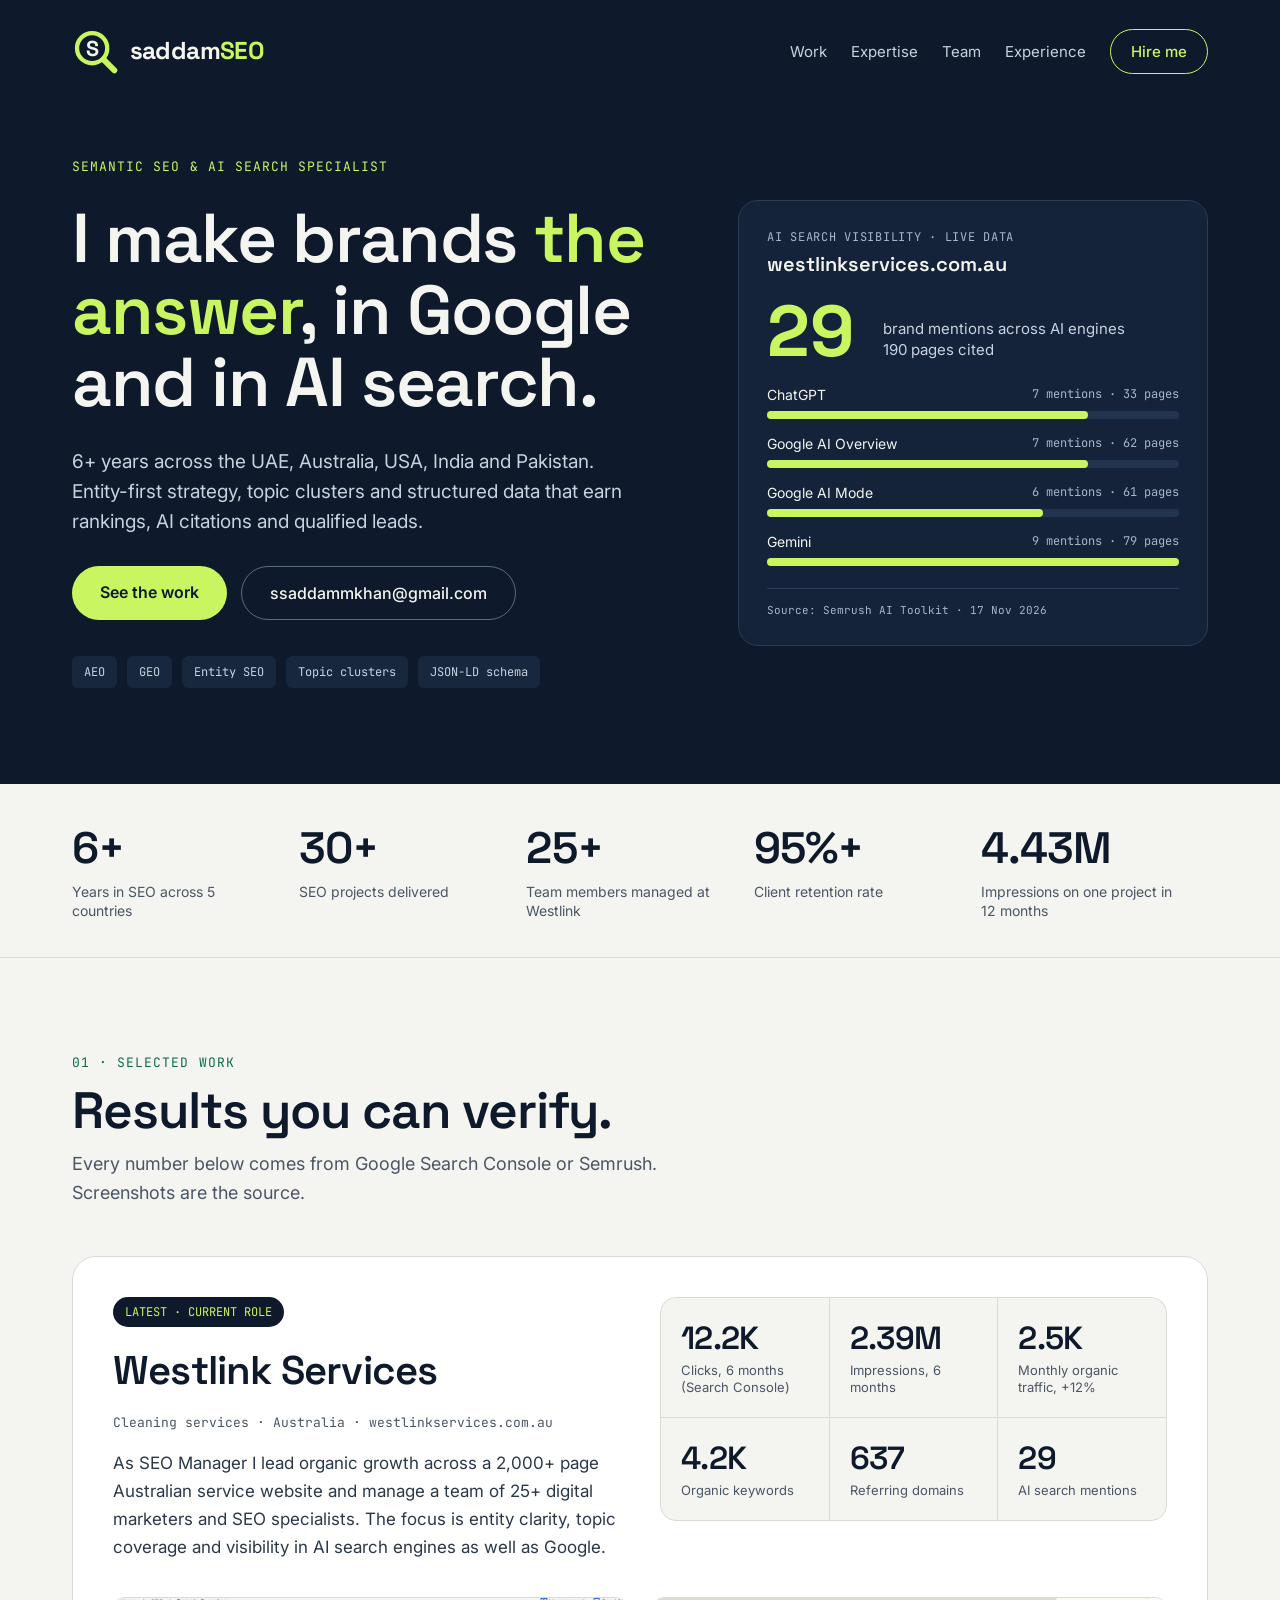
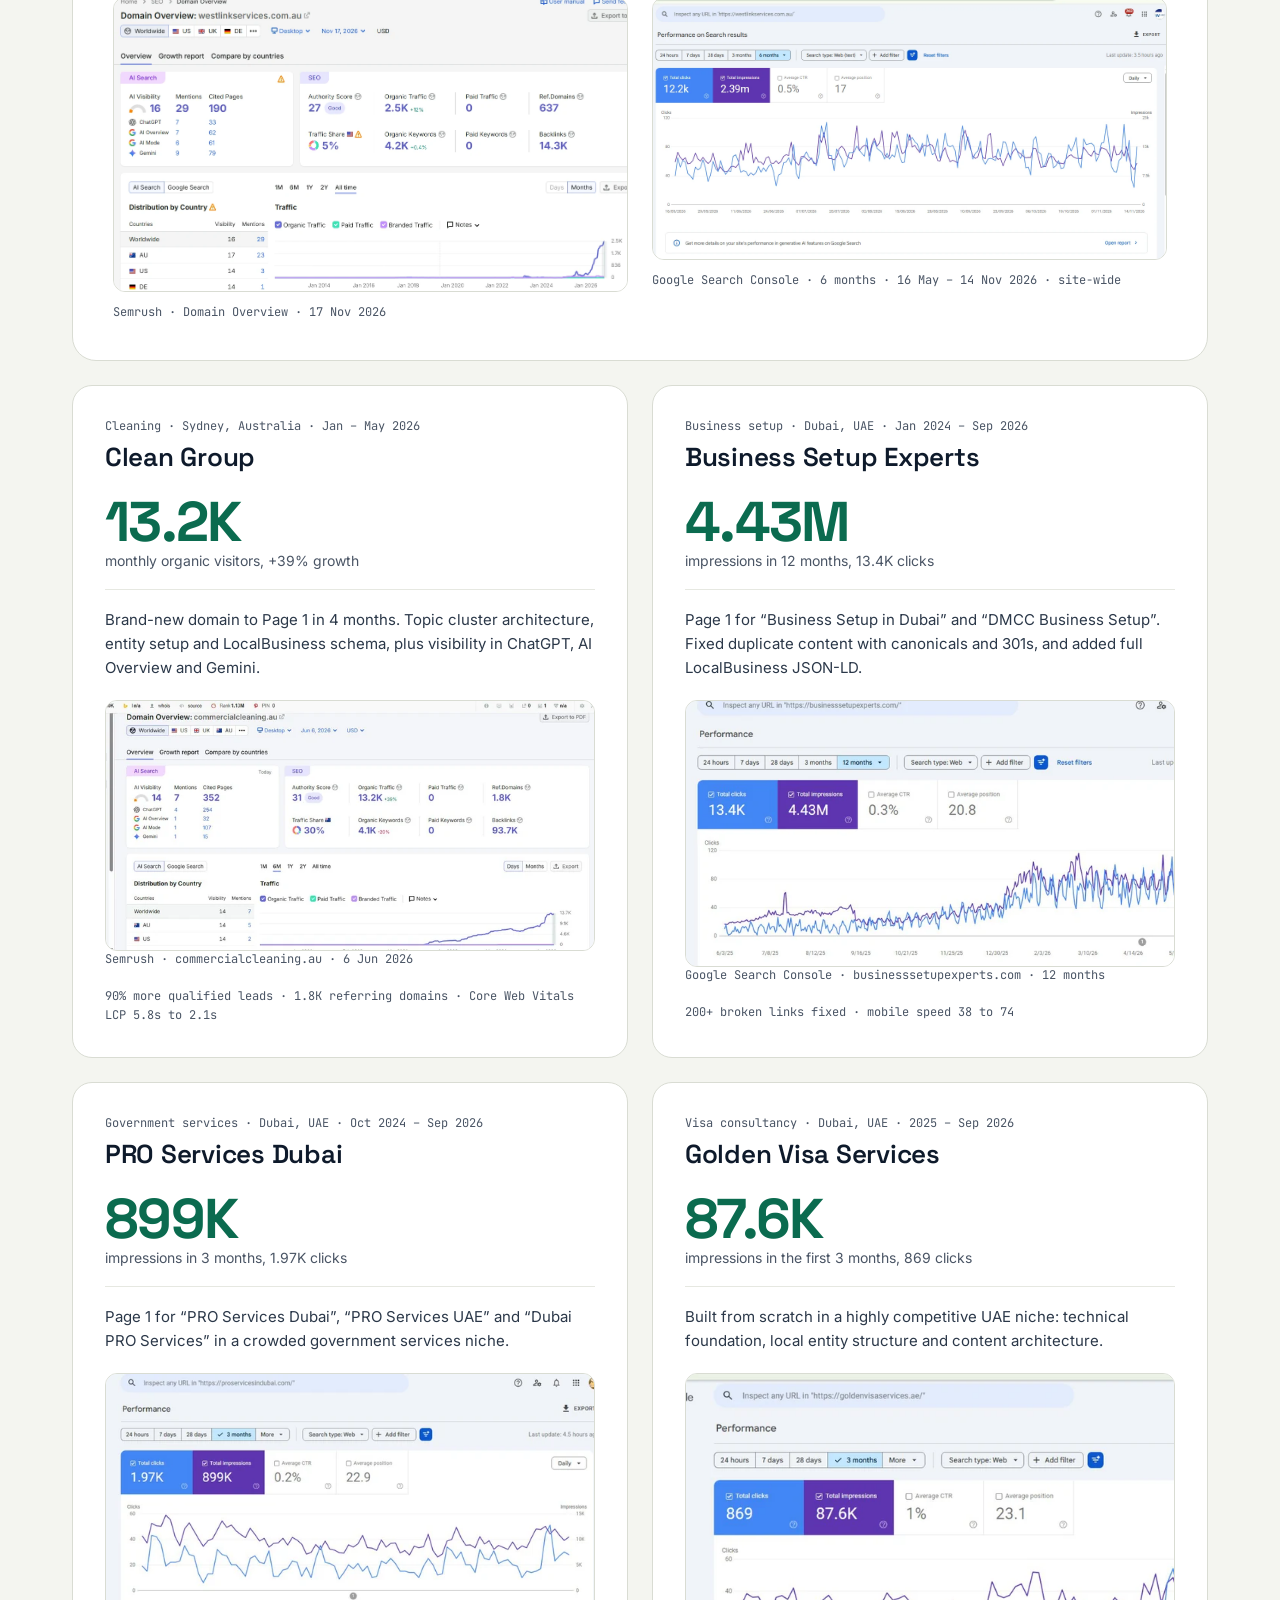
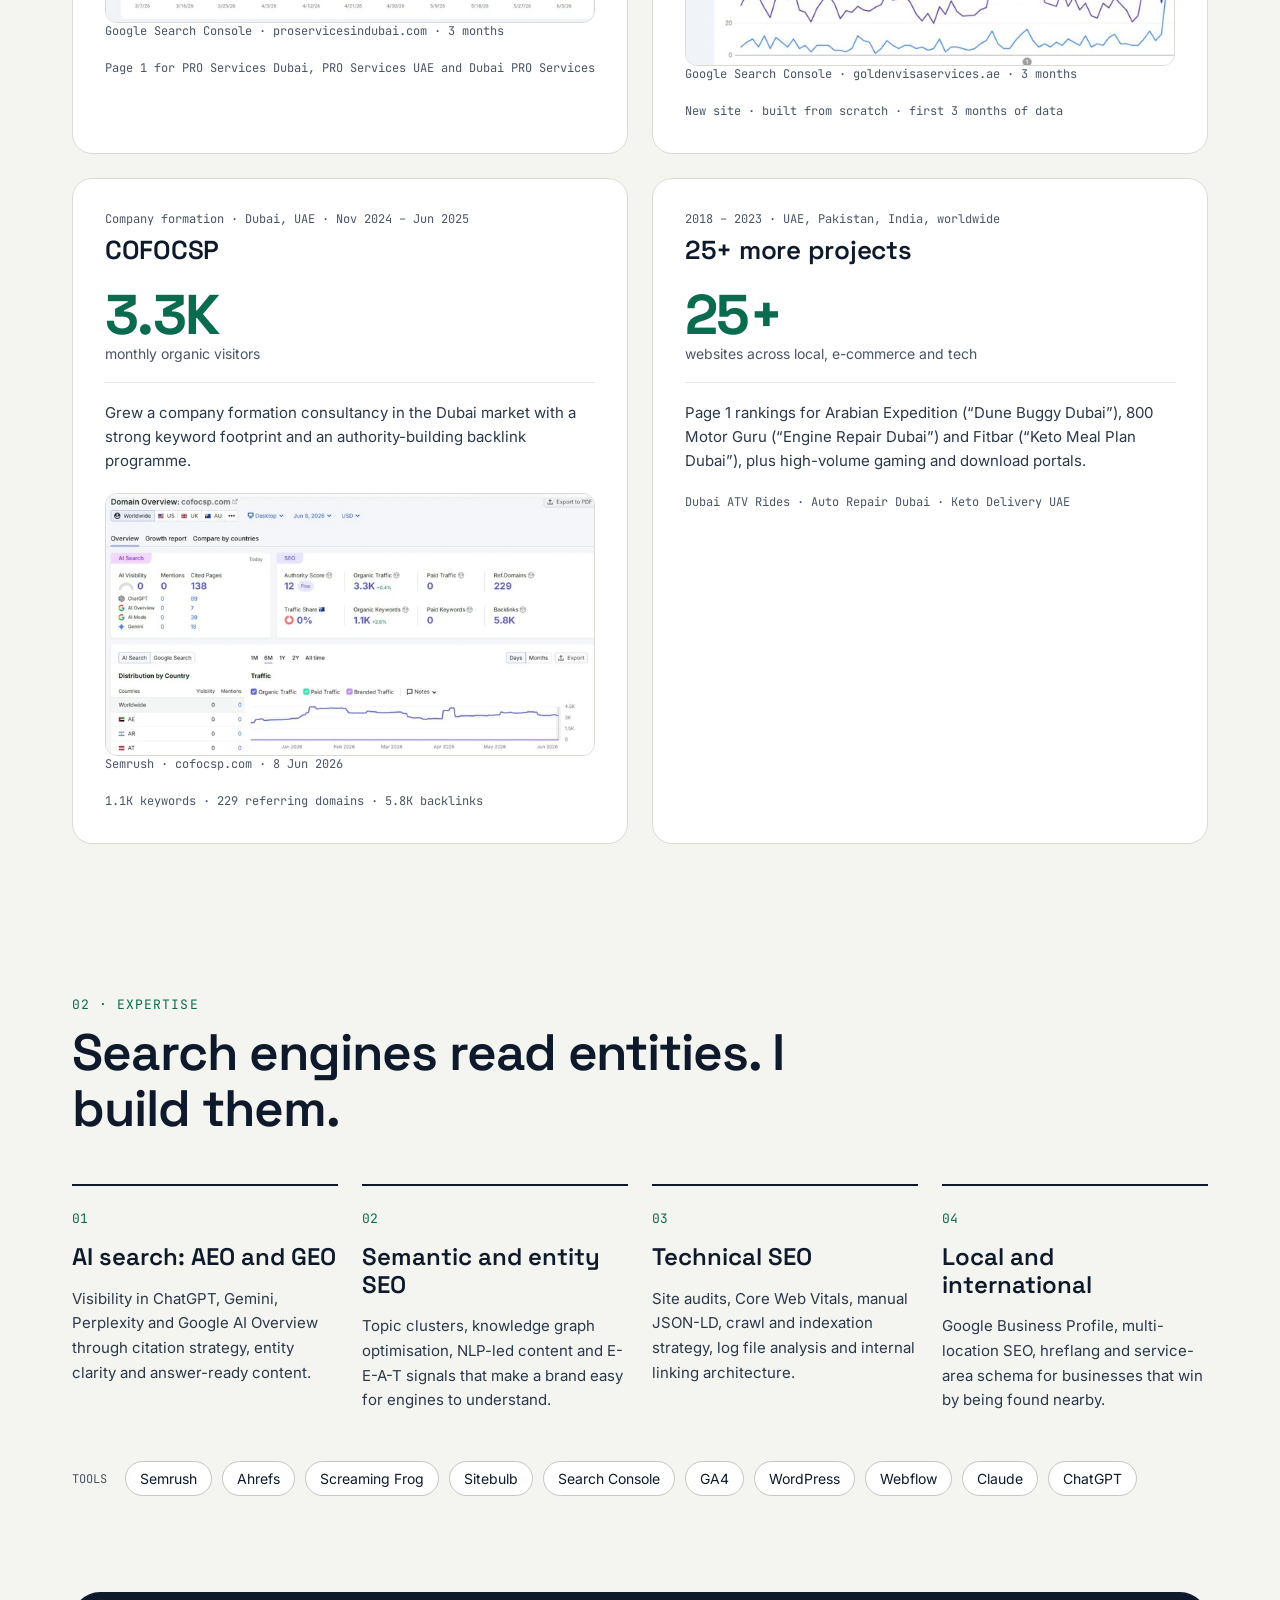
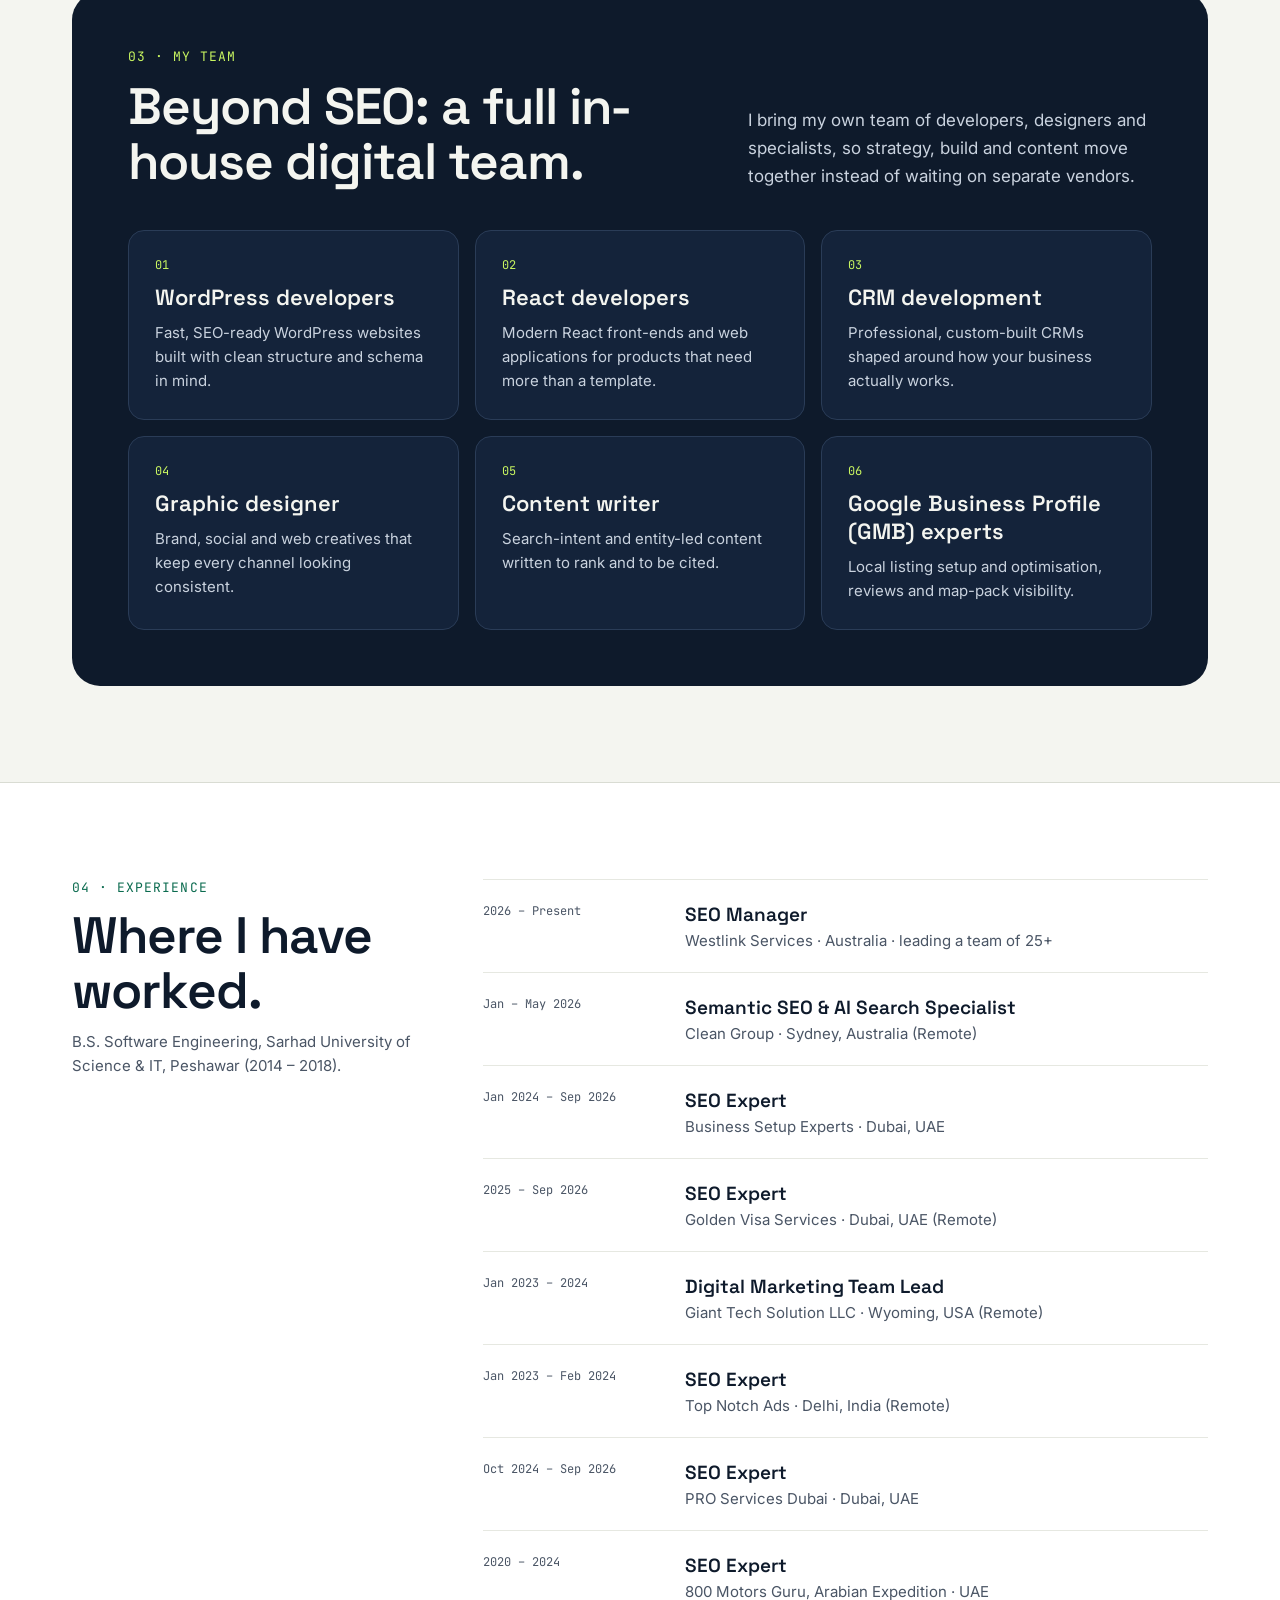
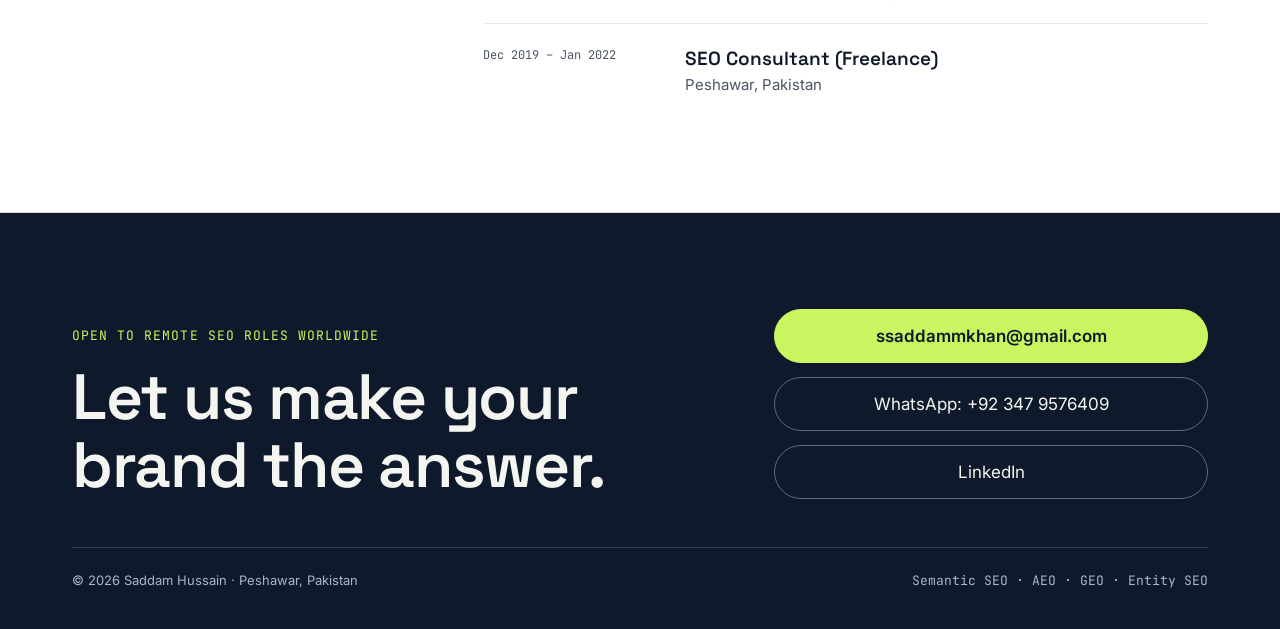
<file: index.html>
<!doctype html>
<html lang="en">
<head>
<meta charset="utf-8">
<meta name="viewport" content="width=device-width, initial-scale=1">
<title>Saddam Hussain | Semantic SEO &amp; AI Search Specialist (AEO, GEO, Entity SEO)</title>
<meta name="description" content="Semantic SEO &amp; AI Search specialist with 6+ years across the UAE, Australia, USA, India and Pakistan. Entity SEO, AEO, GEO and technical SEO with verified results.">
<link rel="canonical" href="https://saddamseo.github.io/">
<meta name="robots" content="index, follow, max-image-preview:large">
<meta name="author" content="Saddam Hussain">
<meta name="theme-color" content="#0E1A2B">
<meta property="og:type" content="profile">
<meta property="og:title" content="Saddam Hussain | Semantic SEO &amp; AI Search Specialist (AEO, GEO, Entity SEO)">
<meta property="og:description" content="Semantic SEO &amp; AI Search specialist with 6+ years across the UAE, Australia, USA, India and Pakistan. Entity SEO, AEO, GEO and technical SEO with verified results.">
<meta property="og:url" content="https://saddamseo.github.io/">
<meta property="og:site_name" content="saddamSEO">
<meta property="og:image" content="https://saddamseo.github.io/assets/westlink-semrush.webp">
<meta name="twitter:card" content="summary_large_image">
<link rel="icon" href="favicon.svg" type="image/svg+xml">
<link rel="apple-touch-icon" href="apple-touch-icon.png">
<link rel="preconnect" href="https://fonts.googleapis.com">
<link rel="preconnect" href="https://fonts.gstatic.com" crossorigin>
<link href="https://fonts.googleapis.com/css2?family=Inter:wght@400;500;600&family=JetBrains+Mono:wght@500&family=Space+Grotesk:wght@500;600;700&display=swap" rel="stylesheet">
<link rel="stylesheet" href="style.css?v=0429ca90">
<script type="application/ld+json">
{
  "@context": "https://schema.org",
  "@graph": [
    {
      "@type": "WebSite",
      "@id": "https://saddamseo.github.io/#website",
      "url": "https://saddamseo.github.io/",
      "name": "saddamSEO",
      "alternateName": "Saddam Hussain",
      "inLanguage": "en",
      "publisher": {
        "@id": "https://saddamseo.github.io/#person"
      }
    },
    {
      "@type": "ProfilePage",
      "@id": "https://saddamseo.github.io/#profilepage",
      "url": "https://saddamseo.github.io/",
      "name": "Saddam Hussain | Semantic SEO & AI Search Specialist (AEO, GEO, Entity SEO)",
      "description": "Semantic SEO & AI Search specialist with 6+ years across the UAE, Australia, USA, India and Pakistan. Entity SEO, AEO, GEO and technical SEO with verified results.",
      "isPartOf": {
        "@id": "https://saddamseo.github.io/#website"
      },
      "mainEntity": {
        "@id": "https://saddamseo.github.io/#person"
      },
      "inLanguage": "en"
    },
    {
      "@type": "Person",
      "@id": "https://saddamseo.github.io/#person",
      "name": "Saddam Hussain",
      "alternateName": "saddamSEO",
      "url": "https://saddamseo.github.io/",
      "jobTitle": "Semantic SEO & AI Search Specialist",
      "description": "Semantic SEO & AI Search specialist with 6+ years across the UAE, Australia, USA, India and Pakistan. Entity SEO, AEO, GEO and technical SEO with verified results.",
      "email": "mailto:ssaddammkhan@gmail.com",
      "address": {
        "@type": "PostalAddress",
        "addressLocality": "Peshawar",
        "addressCountry": "PK"
      },
      "sameAs": [
        "https://www.linkedin.com/in/saddam-khan-97a681265"
      ],
      "worksFor": {
        "@type": "Organization",
        "name": "Westlink Services",
        "url": "https://westlinkservices.com.au/"
      },
      "alumniOf": {
        "@type": "CollegeOrUniversity",
        "name": "Sarhad University of Science & Information Technology"
      },
      "knowsAbout": [
        "Semantic SEO",
        "Entity SEO",
        "Answer Engine Optimization",
        "Generative Engine Optimization",
        "Technical SEO",
        "Local SEO",
        "Topic clusters",
        "Schema markup",
        "Core Web Vitals",
        "Google Business Profile"
      ]
    }
  ]
}
</script>
</head>
<body>
<a class="skip" href="#main">Skip to content</a>
<header class="hero">
<div class="wrap">
<nav class="top" aria-label="Primary">
<a class="brand" href="#top" aria-label="saddamSEO, home"><svg viewBox="0 0 280 64" aria-hidden="true" focusable="false" xmlns="http://www.w3.org/2000/svg"><circle cx="28" cy="28" r="21" fill="none" stroke="#C8F560" stroke-width="6"/><line x1="44" y1="44" x2="59" y2="59" stroke="#C8F560" stroke-width="8" stroke-linecap="round"/><text x="28" y="39" text-anchor="middle" font-family="'Space Grotesk',sans-serif" font-weight="700" font-size="30" fill="#F4F5F0">S</text><text x="80" y="43" font-family="'Space Grotesk',sans-serif" font-weight="700" font-size="34" letter-spacing="-0.8" fill="#F4F5F0">saddam<tspan fill="#C8F560">SEO</tspan></text></svg></a>
<div class="links"><a href="#work">Work</a><a href="#expertise">Expertise</a><a href="#team">Team</a><a href="#experience">Experience</a><a class="pill" href="mailto:ssaddammkhan@gmail.com">Hire me</a></div>
</nav>
<div class="hero-grid" id="top">
<div class="hero-l">
<p class="eyebrow mono">Semantic SEO &amp; AI Search Specialist</p>
<h1>I make brands <span>the answer</span>, in Google and in AI search.</h1>
<p class="lead">6+ years across the UAE, Australia, USA, India and Pakistan. Entity-first strategy, topic clusters and structured data that earn rankings, AI citations and qualified leads.</p>
<div class="btns"><a class="btn lime" href="#work">See the work</a><a class="btn ghost" href="mailto:ssaddammkhan@gmail.com">ssaddammkhan@gmail.com</a></div>
<ul class="chips"><li>AEO</li><li>GEO</li><li>Entity SEO</li><li>Topic clusters</li><li>JSON-LD schema</li></ul>
</div>
<aside class="aicard" aria-label="AI search visibility data for westlinkservices.com.au">
<div><div class="lab">AI search visibility · live data</div><div class="dom">westlinkservices.com.au</div></div>
<div class="bignum"><strong>29</strong><span>brand mentions across AI engines<br>190 pages cited</span></div>
<ul class="bars">
<li><div class="row"><span>ChatGPT</span><span>7 mentions · 33 pages</span></div><div class="track"><div class="fill" style="width:78%"></div></div></li>
<li><div class="row"><span>Google AI Overview</span><span>7 mentions · 62 pages</span></div><div class="track"><div class="fill" style="width:78%"></div></div></li>
<li><div class="row"><span>Google AI Mode</span><span>6 mentions · 61 pages</span></div><div class="track"><div class="fill" style="width:67%"></div></div></li>
<li><div class="row"><span>Gemini</span><span>9 mentions · 79 pages</span></div><div class="track"><div class="fill" style="width:100%"></div></div></li>
</ul>
<div class="src">Source: Semrush AI Toolkit · 17 Nov 2026</div>
</aside>
</div>
</div>
</header>
<main id="main">
<section class="stats" aria-label="Key numbers"><ul>
<li><strong>6+</strong><span>Years in SEO across 5 countries</span></li>
<li><strong>30+</strong><span>SEO projects delivered</span></li>
<li><strong>25+</strong><span>Team members managed at Westlink</span></li>
<li><strong>95%+</strong><span>Client retention rate</span></li>
<li><strong>4.43M</strong><span>Impressions on one project in 12 months</span></li>
</ul></section>
<section id="work" class="pad" aria-labelledby="work-h"><div class="wrap">
<div class="head"><p class="eyebrow">01 · Selected work</p><h2 class="h2" id="work-h">Results you can verify.</h2><p>Every number below comes from Google Search Console or Semrush. Screenshots are the source.</p></div>
<article class="feature">
<div class="top">
<div class="txt"><span class="tag">LATEST · CURRENT ROLE</span><h3>Westlink Services</h3>
<p class="sub">Cleaning services · Australia · westlinkservices.com.au</p>
<p class="d">As SEO Manager I lead organic growth across a 2,000+ page Australian service website and manage a team of 25+ digital marketers and SEO specialists. The focus is entity clarity, topic coverage and visibility in AI search engines as well as Google.</p></div>
<div class="metrics">
<div><strong>12.2K</strong><span>Clicks, 6 months (Search Console)</span></div>
<div><strong>2.39M</strong><span>Impressions, 6 months</span></div>
<div><strong>2.5K</strong><span>Monthly organic traffic, +12%</span></div>
<div><strong>4.2K</strong><span>Organic keywords</span></div>
<div><strong>637</strong><span>Referring domains</span></div>
<div><strong>29</strong><span>AI search mentions</span></div>
</div></div>
<div class="shots">
<figure><img src="assets/westlink-semrush.webp" width="1197" height="684" loading="lazy" alt="Semrush domain overview for westlinkservices.com.au showing AI visibility, organic traffic, keywords and referring domains"><figcaption>Semrush · Domain Overview · 17 Nov 2026</figcaption></figure>
<figure><img src="assets/westlink-gsc.webp" width="1294" height="658" loading="lazy" alt="Google Search Console performance for westlinkservices.com.au showing 12.2K clicks and 2.39M impressions over 6 months"><figcaption>Google Search Console · 6 months · 16 May – 14 Nov 2026 · site-wide</figcaption></figure>
</div>
</article>
<div class="cases">
<article class="case"><div><p class="mono" style="font-size:12px;color:var(--muted)">Cleaning · Sydney, Australia · Jan – May 2026</p><h3>Clean Group</h3></div>
<div><div class="big">13.2K</div><div class="bl">monthly organic visitors, +39% growth</div></div>
<p class="note">Brand-new domain to Page 1 in 4 months. Topic cluster architecture, entity setup and LocalBusiness schema, plus visibility in ChatGPT, AI Overview and Gemini.</p>
<figure><img src="assets/clean-group-semrush.webp" width="750" height="382" loading="lazy" alt="Semrush domain overview for commercialcleaning.au showing 13.2K organic traffic, 1.8K referring domains and AI search visibility"><figcaption>Semrush · commercialcleaning.au · 6 Jun 2026</figcaption></figure>
<p class="facts">90% more qualified leads · 1.8K referring domains · Core Web Vitals LCP 5.8s to 2.1s</p></article>
<article class="case"><div><p class="mono" style="font-size:12px;color:var(--muted)">Business setup · Dubai, UAE · Jan 2024 – Sep 2026</p><h3>Business Setup Experts</h3></div>
<div><div class="big">4.43M</div><div class="bl">impressions in 12 months, 13.4K clicks</div></div>
<p class="note">Page 1 for “Business Setup in Dubai” and “DMCC Business Setup”. Fixed duplicate content with canonicals and 301s, and added full LocalBusiness JSON-LD.</p>
<figure><img src="assets/business-setup-gsc.webp" width="703" height="382" loading="lazy" alt="Google Search Console for businesssetupexperts.com showing 13.4K clicks and 4.43M impressions over 12 months"><figcaption>Google Search Console · businesssetupexperts.com · 12 months</figcaption></figure>
<p class="facts">200+ broken links fixed · mobile speed 38 to 74</p></article>
<article class="case"><div><p class="mono" style="font-size:12px;color:var(--muted)">Government services · Dubai, UAE · Oct 2024 – Sep 2026</p><h3>PRO Services Dubai</h3></div>
<div><div class="big">899K</div><div class="bl">impressions in 3 months, 1.97K clicks</div></div>
<p class="note">Page 1 for “PRO Services Dubai”, “PRO Services UAE” and “Dubai PRO Services” in a crowded government services niche.</p>
<figure><img src="assets/pro-services-gsc.webp" width="645" height="328" loading="lazy" alt="Google Search Console for proservicesindubai.com showing 1.97K clicks and 899K impressions over 3 months"><figcaption>Google Search Console · proservicesindubai.com · 3 months</figcaption></figure>
<p class="facts">Page 1 for PRO Services Dubai, PRO Services UAE and Dubai PRO Services</p></article>
<article class="case"><div><p class="mono" style="font-size:12px;color:var(--muted)">Visa consultancy · Dubai, UAE · 2025 – Sep 2026</p><h3>Golden Visa Services</h3></div>
<div><div class="big">87.6K</div><div class="bl">impressions in the first 3 months, 869 clicks</div></div>
<p class="note">Built from scratch in a highly competitive UAE niche: technical foundation, local entity structure and content architecture.</p>
<figure><img src="assets/golden-visa-gsc.webp" width="641" height="382" loading="lazy" alt="Google Search Console for goldenvisaservices.ae showing 869 clicks and 87.6K impressions over 3 months"><figcaption>Google Search Console · goldenvisaservices.ae · 3 months</figcaption></figure>
<p class="facts">New site · built from scratch · first 3 months of data</p></article>
<article class="case"><div><p class="mono" style="font-size:12px;color:var(--muted)">Company formation · Dubai, UAE · Nov 2024 – Jun 2025</p><h3>COFOCSP</h3></div>
<div><div class="big">3.3K</div><div class="bl">monthly organic visitors</div></div>
<p class="note">Grew a company formation consultancy in the Dubai market with a strong keyword footprint and an authority-building backlink programme.</p>
<figure><img src="assets/cofocsp-semrush.webp" width="714" height="382" loading="lazy" alt="Semrush domain overview for cofocsp.com showing 3.3K organic traffic, 1.1K keywords and 229 referring domains"><figcaption>Semrush · cofocsp.com · 8 Jun 2026</figcaption></figure>
<p class="facts">1.1K keywords · 229 referring domains · 5.8K backlinks</p></article>
<article class="case"><div><p class="mono" style="font-size:12px;color:var(--muted)">2018 – 2023 · UAE, Pakistan, India, worldwide</p><h3>25+ more projects</h3></div>
<div><div class="big">25+</div><div class="bl">websites across local, e-commerce and tech</div></div>
<p class="note">Page 1 rankings for Arabian Expedition (“Dune Buggy Dubai”), 800 Motor Guru (“Engine Repair Dubai”) and Fitbar (“Keto Meal Plan Dubai”), plus high-volume gaming and download portals.</p>
<p class="facts">Dubai ATV Rides · Auto Repair Dubai · Keto Delivery UAE</p></article>
</div>
</div></section>
<section id="expertise" class="pad" aria-labelledby="exp-h" style="padding-top:56px"><div class="wrap">
<div class="head"><p class="eyebrow">02 · Expertise</p><h2 class="h2" id="exp-h" style="max-width:760px">Search engines read entities. I build them.</h2></div>
<ul class="pillars">
<li><span class="n">01</span><h3>AI search: AEO and GEO</h3><p>Visibility in ChatGPT, Gemini, Perplexity and Google AI Overview through citation strategy, entity clarity and answer-ready content.</p></li>
<li><span class="n">02</span><h3>Semantic and entity SEO</h3><p>Topic clusters, knowledge graph optimisation, NLP-led content and E-E-A-T signals that make a brand easy for engines to understand.</p></li>
<li><span class="n">03</span><h3>Technical SEO</h3><p>Site audits, Core Web Vitals, manual JSON-LD, crawl and indexation strategy, log file analysis and internal linking architecture.</p></li>
<li><span class="n">04</span><h3>Local and international</h3><p>Google Business Profile, multi-location SEO, hreflang and service-area schema for businesses that win by being found nearby.</p></li>
</ul><ul class="tools"><li class="lab">TOOLS</li><li>Semrush</li><li>Ahrefs</li><li>Screaming Frog</li><li>Sitebulb</li><li>Search Console</li><li>GA4</li><li>WordPress</li><li>Webflow</li><li>Claude</li><li>ChatGPT</li></ul></div></section>
<section id="team" aria-labelledby="team-h" style="padding-bottom:96px"><div class="wrap"><div class="team">
<div class="tophead"><div><p class="eyebrow mono" style="color:var(--lime)">03 · My team</p><h2 class="h2" id="team-h">Beyond SEO: a full in-house digital team.</h2></div>
<p>I bring my own team of developers, designers and specialists, so strategy, build and content move together instead of waiting on separate vendors.</p></div>
<ul class="roles">
<li><span class="n">01</span><h3>WordPress developers</h3><p>Fast, SEO-ready WordPress websites built with clean structure and schema in mind.</p></li>
<li><span class="n">02</span><h3>React developers</h3><p>Modern React front-ends and web applications for products that need more than a template.</p></li>
<li><span class="n">03</span><h3>CRM development</h3><p>Professional, custom-built CRMs shaped around how your business actually works.</p></li>
<li><span class="n">04</span><h3>Graphic designer</h3><p>Brand, social and web creatives that keep every channel looking consistent.</p></li>
<li><span class="n">05</span><h3>Content writer</h3><p>Search-intent and entity-led content written to rank and to be cited.</p></li>
<li><span class="n">06</span><h3>Google Business Profile (GMB) experts</h3><p>Local listing setup and optimisation, reviews and map-pack visibility.</p></li>
</ul></div></div></section>
<section id="experience" class="exp pad" aria-labelledby="xp-h"><div class="wrap">
<aside><p class="eyebrow">04 · Experience</p><h2 class="h2" id="xp-h">Where I have worked.</h2><p>B.S. Software Engineering, Sarhad University of Science &amp; IT, Peshawar (2014 – 2018).</p></aside>
<ul class="jobs">
<li><span class="w">2026 – Present</span><div class="r"><b>SEO Manager</b><span>Westlink Services · Australia · leading a team of 25+</span></div></li>
<li><span class="w">Jan – May 2026</span><div class="r"><b>Semantic SEO &amp; AI Search Specialist</b><span>Clean Group · Sydney, Australia (Remote)</span></div></li>
<li><span class="w">Jan 2024 – Sep 2026</span><div class="r"><b>SEO Expert</b><span>Business Setup Experts · Dubai, UAE</span></div></li>
<li><span class="w">2025 – Sep 2026</span><div class="r"><b>SEO Expert</b><span>Golden Visa Services · Dubai, UAE (Remote)</span></div></li>
<li><span class="w">Jan 2023 – 2024</span><div class="r"><b>Digital Marketing Team Lead</b><span>Giant Tech Solution LLC · Wyoming, USA (Remote)</span></div></li>
<li><span class="w">Jan 2023 – Feb 2024</span><div class="r"><b>SEO Expert</b><span>Top Notch Ads · Delhi, India (Remote)</span></div></li>
<li><span class="w">Oct 2024 – Sep 2026</span><div class="r"><b>SEO Expert</b><span>PRO Services Dubai · Dubai, UAE</span></div></li>
<li><span class="w">2020 – 2024</span><div class="r"><b>SEO Expert</b><span>800 Motors Guru, Arabian Expedition · UAE</span></div></li>
<li><span class="w">Dec 2019 – Jan 2022</span><div class="r"><b>SEO Consultant (Freelance)</b><span>Peshawar, Pakistan</span></div></li>
</ul></div></section>
</main>
<footer id="contact" class="contact"><div class="wrap">
<div class="row">
<div class="l"><p class="eyebrow mono">Open to remote SEO roles worldwide</p><h2>Let us make your brand the answer.</h2></div>
<div class="r"><a class="lime" href="mailto:ssaddammkhan@gmail.com">ssaddammkhan@gmail.com</a><a href="https://wa.me/923479576409" target="_blank" rel="noopener">WhatsApp: +92 347 9576409</a><a href="https://www.linkedin.com/in/saddam-khan-97a681265" rel="me noopener">LinkedIn</a></div>
</div>
<div class="foot"><span>© 2026 Saddam Hussain · Peshawar, Pakistan</span><span class="mono">Semantic SEO · AEO · GEO · Entity SEO</span></div>
</div></footer>
</body>
</html>
</file>
<file: style.css>
:root{--ink:#0E1A2B;--ink2:#14233A;--ink3:#17273D;--line-d:#2A3C57;--paper:#F4F5F0;--white:#fff;--line:#D9DCD3;--line2:#E6E8E1;--muted:#4A5565;--body:#2B3849;--green:#0B6B4F;--lime:#C8F560;--dmuted:#C9D2DE;--dmuted2:#A8B6C8;--mono:'JetBrains Mono',ui-monospace,monospace;--head:'Space Grotesk','Inter',system-ui,sans-serif}
*{box-sizing:border-box}
html{scroll-behavior:smooth}
body{margin:0;font-family:'Inter',system-ui,sans-serif;background:var(--paper);color:var(--ink);-webkit-font-smoothing:antialiased}
a{color:inherit;text-decoration:none}
img{max-width:100%;height:auto;display:block}
h1,h2,h3,p,figure{margin:0}
.wrap{max-width:1200px;margin:0 auto;padding:0 32px}
.mono{font-family:var(--mono)}
.eyebrow{font-family:var(--mono);font-size:13px;letter-spacing:.08em;text-transform:uppercase;color:var(--green)}
.contact .eyebrow,.hero .eyebrow{color:var(--lime)}
.h2{font-family:var(--head);font-weight:600;font-size:clamp(32px,4vw,52px);letter-spacing:-.02em;line-height:1.08}
:focus-visible{outline:3px solid var(--lime);outline-offset:3px}
.skip{position:absolute;left:-999px;top:8px;background:var(--lime);color:var(--ink);padding:10px 16px;border-radius:8px;z-index:10}
.skip:focus{left:8px}
/* hero */
.hero{background:var(--ink);color:var(--paper)}
nav.top{display:flex;flex-wrap:wrap;gap:16px;align-items:center;justify-content:space-between;padding:28px 0}
.brand{display:flex;align-items:center;gap:12px}
.mark{width:40px;height:40px;border-radius:10px;background:var(--lime);color:var(--ink);display:flex;align-items:center;justify-content:center;font-family:var(--head);font-weight:700;font-size:16px}
.brand svg{height:46px;width:auto;display:block}
.brand b{font-family:var(--head);font-weight:600;font-size:18px}
.links{display:flex;flex-wrap:wrap;gap:24px;align-items:center;font-size:15px;color:var(--dmuted)}
.links a{padding:10px 0}
.links a:hover{color:var(--lime)}
.links a.pill{padding:12px 20px;border:1px solid var(--lime);border-radius:999px;color:var(--lime);font-weight:500}
.links a.pill:hover{background:var(--lime);color:var(--ink)}
.hero-grid{display:flex;flex-wrap:wrap;gap:56px;align-items:center;padding:56px 0 96px}
.hero-l{flex:1 1 520px;min-width:0;display:flex;flex-direction:column;gap:28px}
.hero h1{font-family:var(--head);font-weight:600;font-size:clamp(40px,5.4vw,70px);line-height:1.04;letter-spacing:-.02em}
.hero h1 span{color:var(--lime)}
.lead{font-size:19px;line-height:1.6;color:var(--dmuted);max-width:560px}
.btns{display:flex;flex-wrap:wrap;gap:14px}
.btn{padding:16px 28px;border-radius:999px;font-weight:600;display:inline-block;transition:opacity .15s}
.btn:hover{opacity:.88}
.btn.lime{background:var(--lime);color:var(--ink)}
.btn.ghost{border:1px solid #5A6B82;font-weight:500}
.chips{display:flex;flex-wrap:wrap;gap:10px;padding-top:8px;list-style:none;margin:0;padding-left:0}
.chips li{font-family:var(--mono);font-size:12px;padding:8px 12px;border-radius:6px;background:var(--ink3);color:var(--dmuted)}
.aicard{flex:1 1 380px;min-width:0;background:var(--ink2);border:1px solid var(--line-d);border-radius:20px;padding:28px;display:flex;flex-direction:column;gap:22px}
.aicard .lab{font-family:var(--mono);font-size:12px;letter-spacing:.06em;text-transform:uppercase;color:var(--dmuted2)}
.aicard .dom{font-family:var(--head);font-size:20px;font-weight:600;margin-top:6px}
.bignum{display:flex;gap:28px;align-items:flex-end}
.bignum strong{font-family:var(--head);font-size:72px;font-weight:700;line-height:.9;color:var(--lime)}
.bignum span{font-size:15px;line-height:1.4;color:var(--dmuted);padding-bottom:4px}
.bars{display:flex;flex-direction:column;gap:16px;list-style:none;margin:0;padding:0}
.bars .row{display:flex;justify-content:space-between;font-size:14px;margin-bottom:8px}
.bars .row span:last-child{font-family:var(--mono);font-size:12px;color:var(--dmuted2)}
.track{height:8px;border-radius:4px;background:#22344F}
.fill{height:8px;border-radius:4px;background:var(--lime)}
.src{font-family:var(--mono);font-size:11px;color:var(--dmuted2);border-top:1px solid var(--line-d);padding-top:14px}
/* stats */
.stats{border-bottom:1px solid var(--line)}
.stats ul{display:flex;flex-wrap:wrap;list-style:none;margin:0 auto;padding:0 32px;max-width:1200px}
.stats li{flex:1 1 200px;padding:36px 24px 36px 0;display:flex;flex-direction:column;gap:6px}
.stats strong{font-family:var(--head);font-size:44px;font-weight:600;letter-spacing:-.02em}
.stats span{font-size:14px;line-height:1.4;color:var(--muted)}
/* work */
section.pad{padding:96px 0}
.head{display:flex;flex-direction:column;gap:12px;margin-bottom:48px}
.head p:not(.eyebrow){font-size:18px;line-height:1.6;color:var(--muted);max-width:640px}
.feature{background:var(--white);border:1px solid var(--line);border-radius:24px;padding:40px;display:flex;flex-direction:column;gap:36px;margin-bottom:24px}
.feature .top{display:flex;flex-wrap:wrap;gap:40px}
.feature .txt{flex:1 1 420px;min-width:0;display:flex;flex-direction:column;gap:18px}
.tag{align-self:flex-start;font-family:var(--mono);font-size:12px;padding:7px 12px;border-radius:999px;background:var(--ink);color:var(--lime)}
.feature h3{font-family:var(--head);font-weight:600;font-size:40px;letter-spacing:-.02em}
.sub{font-family:var(--mono);font-size:13px;color:var(--muted)}
.feature p.d{font-size:17px;line-height:1.65;color:var(--body)}
.metrics{flex:1 1 420px;min-width:0;display:flex;flex-wrap:wrap;gap:1px;background:var(--line);border:1px solid var(--line);border-radius:16px;overflow:hidden;align-self:flex-start}
.metrics div{flex:1 1 33%;min-width:140px;background:var(--paper);padding:20px;display:flex;flex-direction:column;gap:4px}
.metrics strong{font-family:var(--head);font-size:32px;font-weight:600;letter-spacing:-.02em}
.metrics span{font-size:13px;line-height:1.35;color:var(--muted)}
.shots{display:flex;flex-wrap:wrap;gap:24px}
.shots figure{flex:1 1 480px;min-width:0;display:flex;flex-direction:column;gap:12px}
.shots img,.case img{border:1px solid var(--line);border-radius:12px;width:100%}
figcaption{font-family:var(--mono);font-size:12px;color:var(--muted)}
.cases{display:flex;flex-wrap:wrap;gap:24px}
.case{flex:1 1 480px;min-width:0;background:var(--white);border:1px solid var(--line);border-radius:20px;padding:32px;display:flex;flex-direction:column;gap:20px}
.case h3{font-family:var(--head);font-weight:600;font-size:26px;letter-spacing:-.01em;margin-top:6px}
.case .big{font-family:var(--head);font-weight:700;font-size:56px;line-height:1;letter-spacing:-.03em;color:var(--green)}
.case .bl{font-size:14px;color:var(--muted);margin-top:2px}
.case .note{font-size:15px;line-height:1.6;color:var(--body);border-top:1px solid var(--line2);padding-top:18px}
.case .facts{font-family:var(--mono);font-size:12px;line-height:1.6;color:var(--muted)}
/* expertise */
.pillars{display:flex;flex-wrap:wrap;gap:24px;list-style:none;margin:0;padding:0}
.pillars li{flex:1 1 260px;min-width:0;display:flex;flex-direction:column;gap:16px;padding-top:24px;border-top:2px solid var(--ink)}
.pillars .n{font-family:var(--mono);font-size:13px;color:var(--green)}
.pillars h3{font-family:var(--head);font-weight:600;font-size:24px;line-height:1.15}
.pillars p{font-size:15px;line-height:1.65;color:var(--body)}
.tools{display:flex;flex-wrap:wrap;gap:10px;align-items:center;list-style:none;margin:48px 0 0;padding:0}
.tools .lab{font-family:var(--mono);font-size:12px;color:var(--muted);margin-right:8px}
.tools li:not(.lab){font-size:14px;padding:8px 14px;border:1px solid #C3C7BD;border-radius:999px;background:var(--white)}
/* team */
.team{background:var(--ink);color:var(--paper);border-radius:28px;padding:56px;display:flex;flex-direction:column;gap:40px}
.team .tophead{display:flex;flex-wrap:wrap;gap:24px 56px;align-items:flex-end;justify-content:space-between}
.team .tophead>div{flex:1 1 480px;display:flex;flex-direction:column;gap:14px}
.team .tophead>p{flex:1 1 320px;font-size:17px;line-height:1.65;color:var(--dmuted)}
.roles{display:flex;flex-wrap:wrap;gap:16px;list-style:none;margin:0;padding:0}
.roles li{flex:1 1 320px;min-width:0;background:var(--ink2);border:1px solid var(--line-d);border-radius:16px;padding:26px;display:flex;flex-direction:column;gap:10px}
.roles .n{font-family:var(--mono);font-size:12px;color:var(--lime)}
.roles h3{font-family:var(--head);font-weight:600;font-size:22px}
.roles p{font-size:15px;line-height:1.6;color:var(--dmuted)}
/* experience */
.exp{background:var(--white);border-top:1px solid var(--line);border-bottom:1px solid var(--line)}
.exp .wrap{display:flex;flex-wrap:wrap;gap:48px}
.exp aside{flex:1 1 280px;min-width:0;display:flex;flex-direction:column;gap:12px;align-self:flex-start}
.exp aside p:not(.eyebrow){font-size:15px;line-height:1.6;color:var(--muted)}
.jobs{flex:2 1 560px;min-width:0;list-style:none;margin:0;padding:0}
.jobs li{display:flex;flex-wrap:wrap;gap:8px 32px;padding:22px 0;border-top:1px solid var(--line2)}
.jobs .w{flex:0 0 170px;font-family:var(--mono);font-size:12px;line-height:1.6;color:var(--muted)}
.jobs .r{flex:1 1 300px;min-width:0;display:flex;flex-direction:column;gap:4px}
.jobs .r b{font-family:var(--head);font-weight:600;font-size:19px}
.jobs .r span{font-size:15px;color:var(--muted)}
/* contact */
.contact{background:var(--ink);color:var(--paper);padding:96px 0 40px}
.contact .row{display:flex;flex-wrap:wrap;gap:48px;align-items:flex-end;justify-content:space-between}
.contact .l{flex:1 1 520px;display:flex;flex-direction:column;gap:20px}
.contact h2{font-family:var(--head);font-weight:600;font-size:clamp(36px,5vw,64px);line-height:1.05;letter-spacing:-.02em}
.contact .r{flex:1 1 300px;display:flex;flex-direction:column;gap:14px;font-size:17px}
.contact .r a{padding:16px 24px;border:1px solid #5A6B82;border-radius:999px;text-align:center}
.contact .r a.lime{background:var(--lime);color:var(--ink);border-color:var(--lime);font-weight:600}
.contact .r a:hover{opacity:.88}
.foot{border-top:1px solid var(--line-d);margin-top:48px;padding-top:24px;display:flex;flex-wrap:wrap;gap:12px;justify-content:space-between;font-size:13px;color:var(--dmuted2)}
@media(max-width:640px){.wrap{padding:0 20px}.feature,.case{padding:24px}.team{padding:32px 24px}.links{gap:14px}}
</file>
